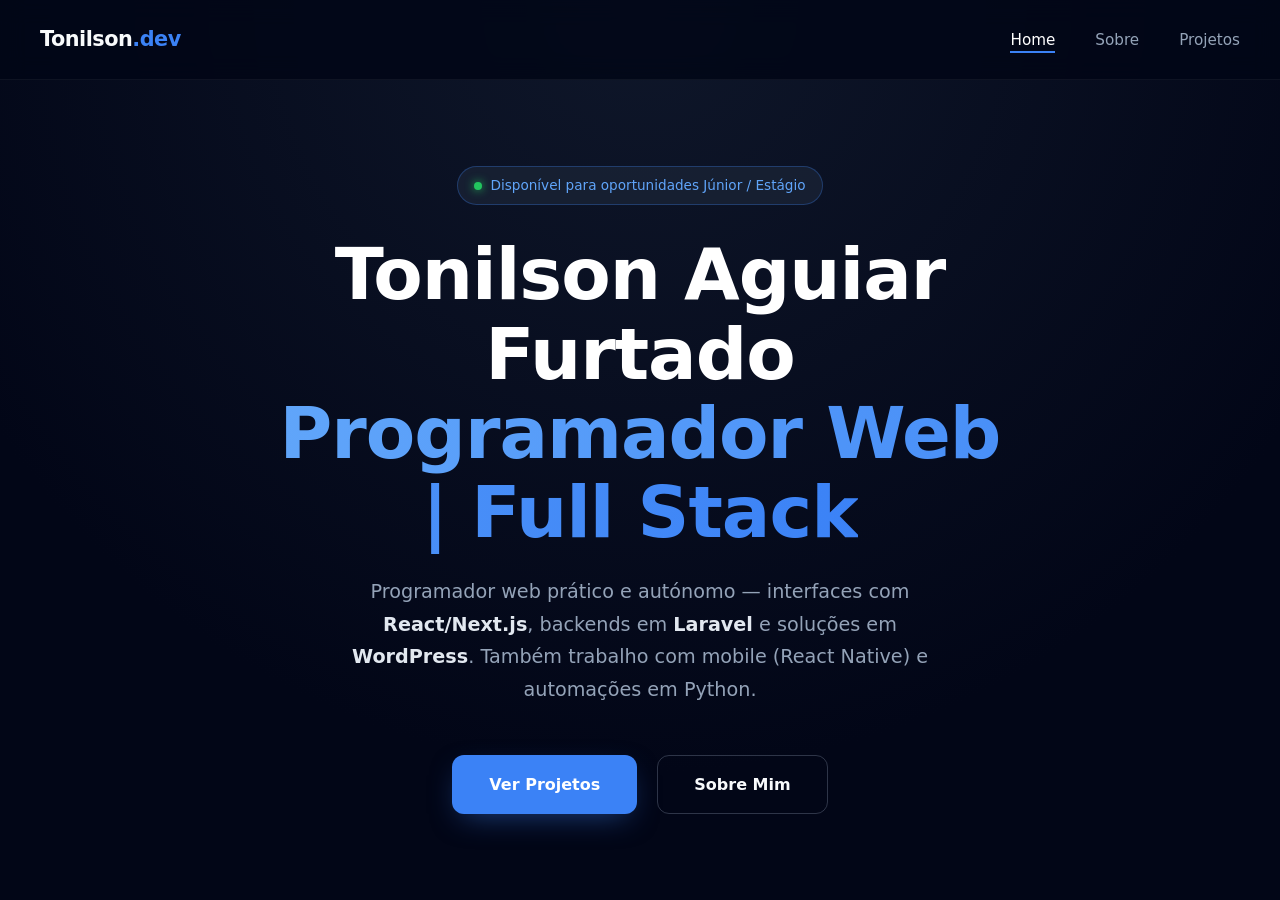
<file: index.html>
<!DOCTYPE html>
<html lang="pt-PT">
<head>
    <meta charset="UTF-8">
    <meta name="viewport" content="width=device-width, initial-scale=1.0">
    <title>Tonilson Aguiar Furtado | Programador Web | Full Stack</title>
    <meta name="description" content="Portfólio de Tonilson Aguiar Furtado — Programador Web | Full Stack (React, Next.js, Laravel, WordPress)">
    <link rel="stylesheet" href="assets/css/style.css">
</head>
<body>

    <nav class="navbar">
        <div class="nav-logo">Tonilson<span>.dev</span></div>
        <ul class="nav-links">
            <li><a href="index.html" class="nav-link active">Home</a></li>
            <li><a href="sobre.html" class="nav-link">Sobre</a></li>
            <li><a href="projetos.html" class="nav-link">Projetos</a></li>
        </ul>
    </nav>

    <main class="home-wrapper">
        <section class="hero-container">
            
            <div class="hero-text">
                
                <div class="animate-up" style="transition-delay: 100ms;">
                    <div class="status-badge">
                        <span class="status-dot"></span>
                        Disponível para oportunidades Júnior / Estágio
                    </div>
                </div>

                <h1 class="hero-title animate-up" style="transition-delay: 200ms;">
                    Tonilson Aguiar Furtado<br>
                    <span>Programador Web | Full Stack</span>
                </h1>

                <p class="hero-subtitle animate-up" style="transition-delay: 300ms;">
                    Programador web prático e autónomo — interfaces com <strong>React/Next.js</strong>,
                    backends em <strong>Laravel</strong> e soluções em <strong>WordPress</strong>.
                    Também trabalho com mobile (React Native) e automações em Python.
                </p>

                <div class="cta-group animate-up" style="transition-delay: 400ms;">
                    <a href="projetos.html" class="btn btn-primary">Ver Projetos</a>
                    <a href="sobre.html" class="btn btn-secondary">Sobre Mim</a>
                </div>

            </div>

        </section>
    </main>

    <script src="assets/js/main.js"></script>
</body>
</html>
</file>
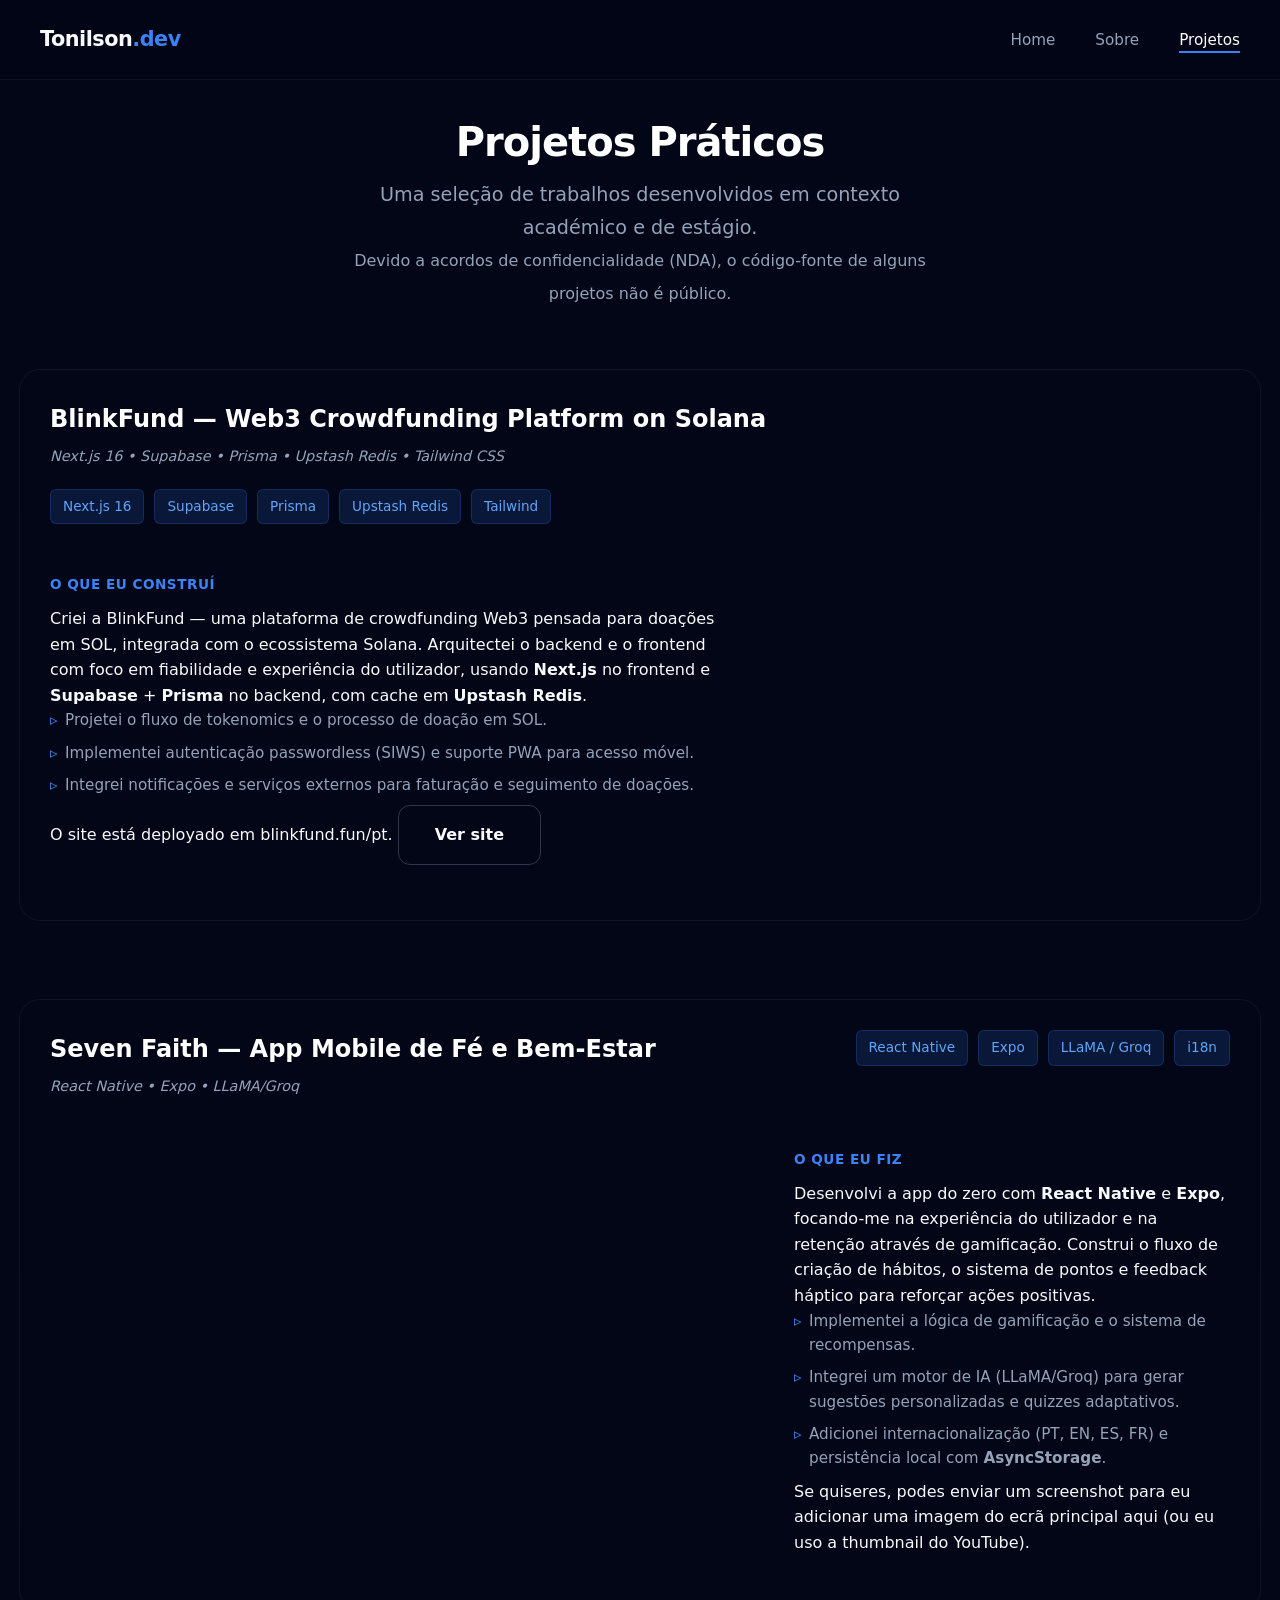
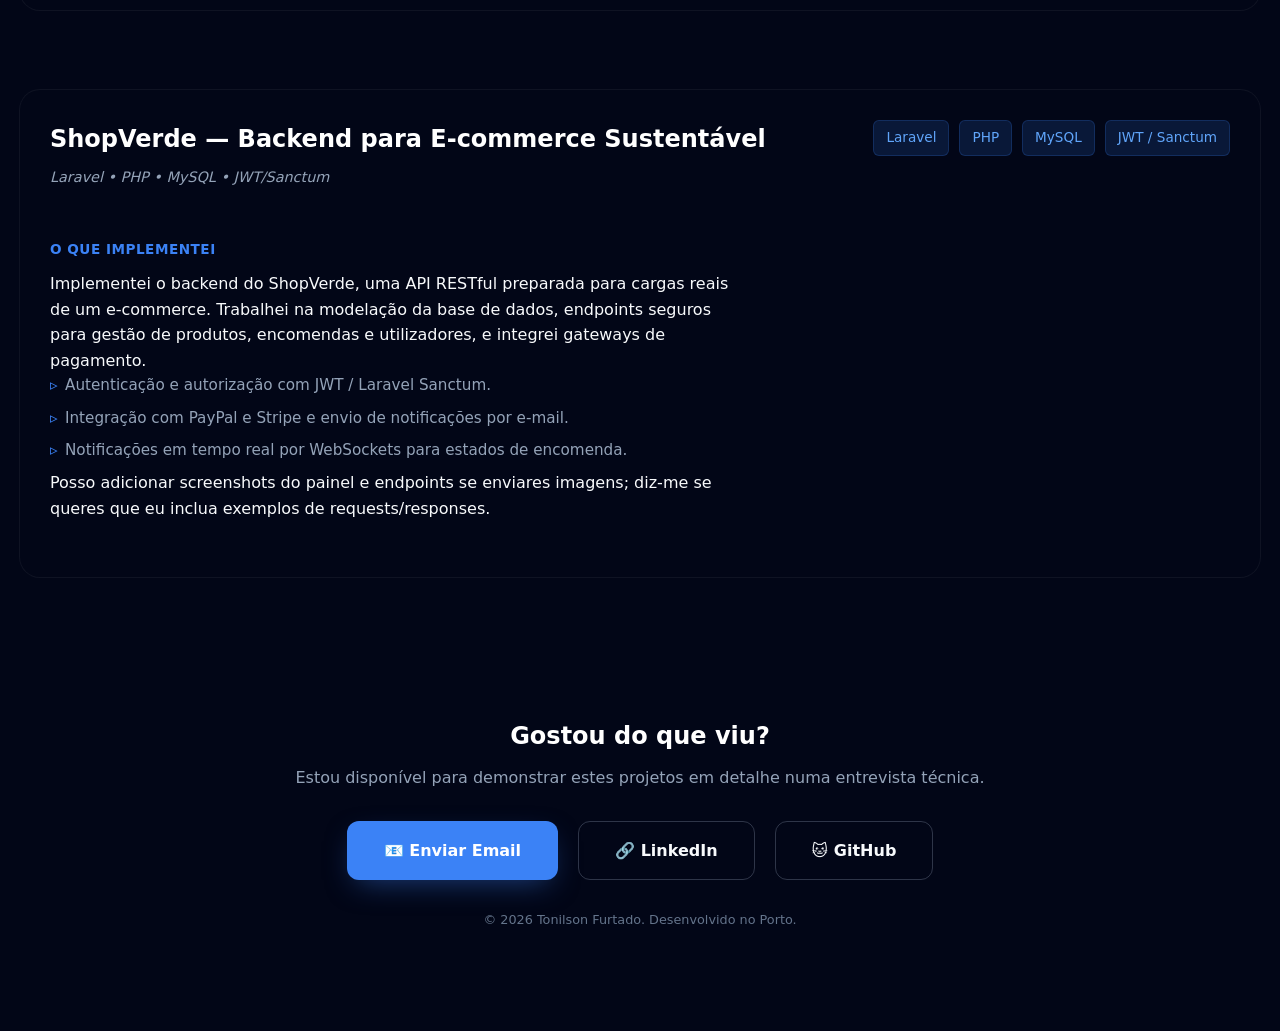
<file: projetos.html>
<!DOCTYPE html>
<html lang="pt-PT">
<head>
    <meta charset="UTF-8">
    <meta name="viewport" content="width=device-width, initial-scale=1.0">
    <title>Projetos | Tonilson Furtado</title>
    <meta name="description" content="Demonstração prática de projetos em Laravel, PHP, Python e React Native.">
    <link rel="stylesheet" href="assets/css/style.css">
</head>
<body>

    <nav class="navbar">
        <div class="nav-logo">Tonilson<span>.dev</span></div>
        <ul class="nav-links">
            <li><a href="index.html" class="nav-link">Home</a></li>
            <li><a href="sobre.html" class="nav-link">Sobre</a></li>
            <li><a href="projetos.html" class="nav-link active">Projetos</a></li>
        </ul>
    </nav>

    <main class="about-wrapper"> <div class="container">

            <section class="projects-intro animate-up" style="transition-delay: 100ms;">
                <h1 class="hero-title" style="font-size: 2.5rem; margin-bottom: 15px;">
                    Projetos Práticos
                </h1>
                <p class="hero-subtitle" style="margin-bottom: 0;">
                    Uma seleção de trabalhos desenvolvidos em contexto académico e de estágio.
                    <br>
                    <small style="color: var(--text-muted);">Devido a acordos de confidencialidade (NDA), o código-fonte de alguns projetos não é público.</small>
                </p>
            </section>

            <div class="projects-list">

                <article class="project-card animate-up" style="transition-delay: 200ms;">
                    <div class="project-header">
                        <div class="project-title">
                            <h3>BlinkFund — Web3 Crowdfunding Platform on Solana</h3>
                            <span class="project-context">Next.js 16 • Supabase • Prisma • Upstash Redis • Tailwind CSS</span>
                        </div>
                        <div class="skill-tags">
                            <span class="tag primary">Next.js 16</span>
                            <span class="tag primary">Supabase</span>
                            <span class="tag primary">Prisma</span>
                            <span class="tag primary">Upstash Redis</span>
                            <span class="tag primary">Tailwind</span>
                        </div>
                    </div>

                    <div class="project-body">
                        <div class="project-details">
                            <div class="detail-block">
                                <div class="detail-title">O que eu construí</div>
                                <p class="detail-list">Criei a BlinkFund — uma plataforma de crowdfunding Web3 pensada para doações em SOL, integrada com o ecossistema Solana. Arquitectei o backend e o frontend com foco em fiabilidade e experiência do utilizador, usando <strong>Next.js</strong> no frontend e <strong>Supabase</strong> + <strong>Prisma</strong> no backend, com cache em <strong>Upstash Redis</strong>.</p>
                                <ul class="detail-list">
                                  <li>Projetei o fluxo de tokenomics e o processo de doação em SOL.</li>
                                  <li>Implementei autenticação passwordless (SIWS) e suporte PWA para acesso móvel.</li>
                                  <li>Integrei notificações e serviços externos para faturação e seguimento de doações.</li>
                                </ul>
                                <p class="detail-list">O site está deployado em <a href="https://blinkfund.fun/pt" target="_blank" rel="noopener">blinkfund.fun/pt</a>. <a class="btn btn-secondary" href="https://blinkfund.fun/pt" target="_blank" rel="noopener">Ver site</a></p>
                            </div>
                        </div>
                    </div>
                </article>

                <article class="project-card animate-up" style="transition-delay: 300ms;">
                    <div class="project-header">
                        <div class="project-title">
                            <h3>Seven Faith — App Mobile de Fé e Bem-Estar</h3>
                            <span class="project-context">React Native • Expo • LLaMA/Groq</span>
                        </div>
                        <div class="skill-tags">
                            <span class="tag primary">React Native</span>
                            <span class="tag primary">Expo</span>
                            <span class="tag primary">LLaMA / Groq</span>
                            <span class="tag primary">i18n</span>
                        </div>
                    </div>

                    <div class="project-body">
                        <div class="project-media" style="margin-bottom:16px;">
                            <!-- YouTube embed fornecido pelo utilizador -->
                            <iframe width="560" height="315" src="https://www.youtube.com/embed/vEKyvFXOLxc" title="Seven Faith - Demo" frameborder="0" allow="accelerometer; autoplay; clipboard-write; encrypted-media; gyroscope; picture-in-picture; web-share" allowfullscreen></iframe>
                        </div>
                        <div class="project-details">
                            <div class="detail-block">
                                <div class="detail-title">O que eu fiz</div>
                                <p class="detail-list">Desenvolvi a app do zero com <strong>React Native</strong> e <strong>Expo</strong>, focando-me na experiência do utilizador e na retenção através de gamificação. Construi o fluxo de criação de hábitos, o sistema de pontos e feedback háptico para reforçar ações positivas.</p>
                                <ul class="detail-list">
                                    <li>Implementei a lógica de gamificação e o sistema de recompensas.</li>
                                    <li>Integrei um motor de IA (LLaMA/Groq) para gerar sugestões personalizadas e quizzes adaptativos.</li>
                                    <li>Adicionei internacionalização (PT, EN, ES, FR) e persistência local com <strong>AsyncStorage</strong>.</li>
                                </ul>
                                <p class="detail-list">Se quiseres, podes enviar um screenshot para eu adicionar uma imagem do ecrã principal aqui (ou eu uso a thumbnail do YouTube).</p>
                            </div>
                        </div>
                    </div>
                </article>

                <article class="project-card animate-up" style="transition-delay: 400ms;">
                    <div class="project-header">
                        <div class="project-title">
                            <h3>ShopVerde — Backend para E-commerce Sustentável</h3>
                            <span class="project-context">Laravel • PHP • MySQL • JWT/Sanctum</span>
                        </div>
                        <div class="skill-tags">
                            <span class="tag primary">Laravel</span>
                            <span class="tag primary">PHP</span>
                            <span class="tag primary">MySQL</span>
                            <span class="tag primary">JWT / Sanctum</span>
                        </div>
                    </div>

                    <div class="project-body">
                        <div class="project-details">
                            <div class="detail-block">
                                <div class="detail-title">O que implementei</div>
                                <p class="detail-list">Implementei o backend do ShopVerde, uma API RESTful preparada para cargas reais de um e-commerce. Trabalhei na modelação da base de dados, endpoints seguros para gestão de produtos, encomendas e utilizadores, e integrei gateways de pagamento.</p>
                                <ul class="detail-list">
                                    <li>Autenticação e autorização com JWT / Laravel Sanctum.</li>
                                    <li>Integração com PayPal e Stripe e envio de notificações por e-mail.</li>
                                    <li>Notificações em tempo real por WebSockets para estados de encomenda.</li>
                                </ul>
                                <p class="detail-list">Posso adicionar screenshots do painel e endpoints se enviares imagens; diz-me se queres que eu inclua exemplos de requests/responses.</p>
                            </div>
                        </div>
                    </div>
                </article>

            </div>

            <section style="margin-top: 100px; padding: 40px; background: var(--bg-card); border-radius: 20px; text-align: center; border: 1px solid var(--border-subtle);">
                <h2 style="color: #fff; margin-bottom: 10px;">Gostou do que viu?</h2>
                <p style="color: var(--text-muted); margin-bottom: 30px;">
                    Estou disponível para demonstrar estes projetos em detalhe numa entrevista técnica.
                </p>
                <div style="display: flex; gap: 20px; justify-content: center; flex-wrap: wrap;">
                    <a href="mailto:furtadotonilson5@gmail.com" class="btn btn-primary">
                        📧 Enviar Email
                    </a>
                    <a href="https://linkedin.com/in/tonilson-furtado" target="_blank" class="btn btn-secondary">
                        🔗 LinkedIn
                    </a>
                    <a href="https://github.com/tonilson" target="_blank" class="btn btn-secondary">
                        🐱 GitHub
                    </a>
                </div>
                <p style="margin-top: 30px; font-size: 0.8rem; color: #64748b;">
                    &copy; 2026 Tonilson Furtado. Desenvolvido no Porto.
                </p>
            </section>

        </div>
    </main>

    <script src="assets/js/main.js"></script>
</body>
</html>
</file>
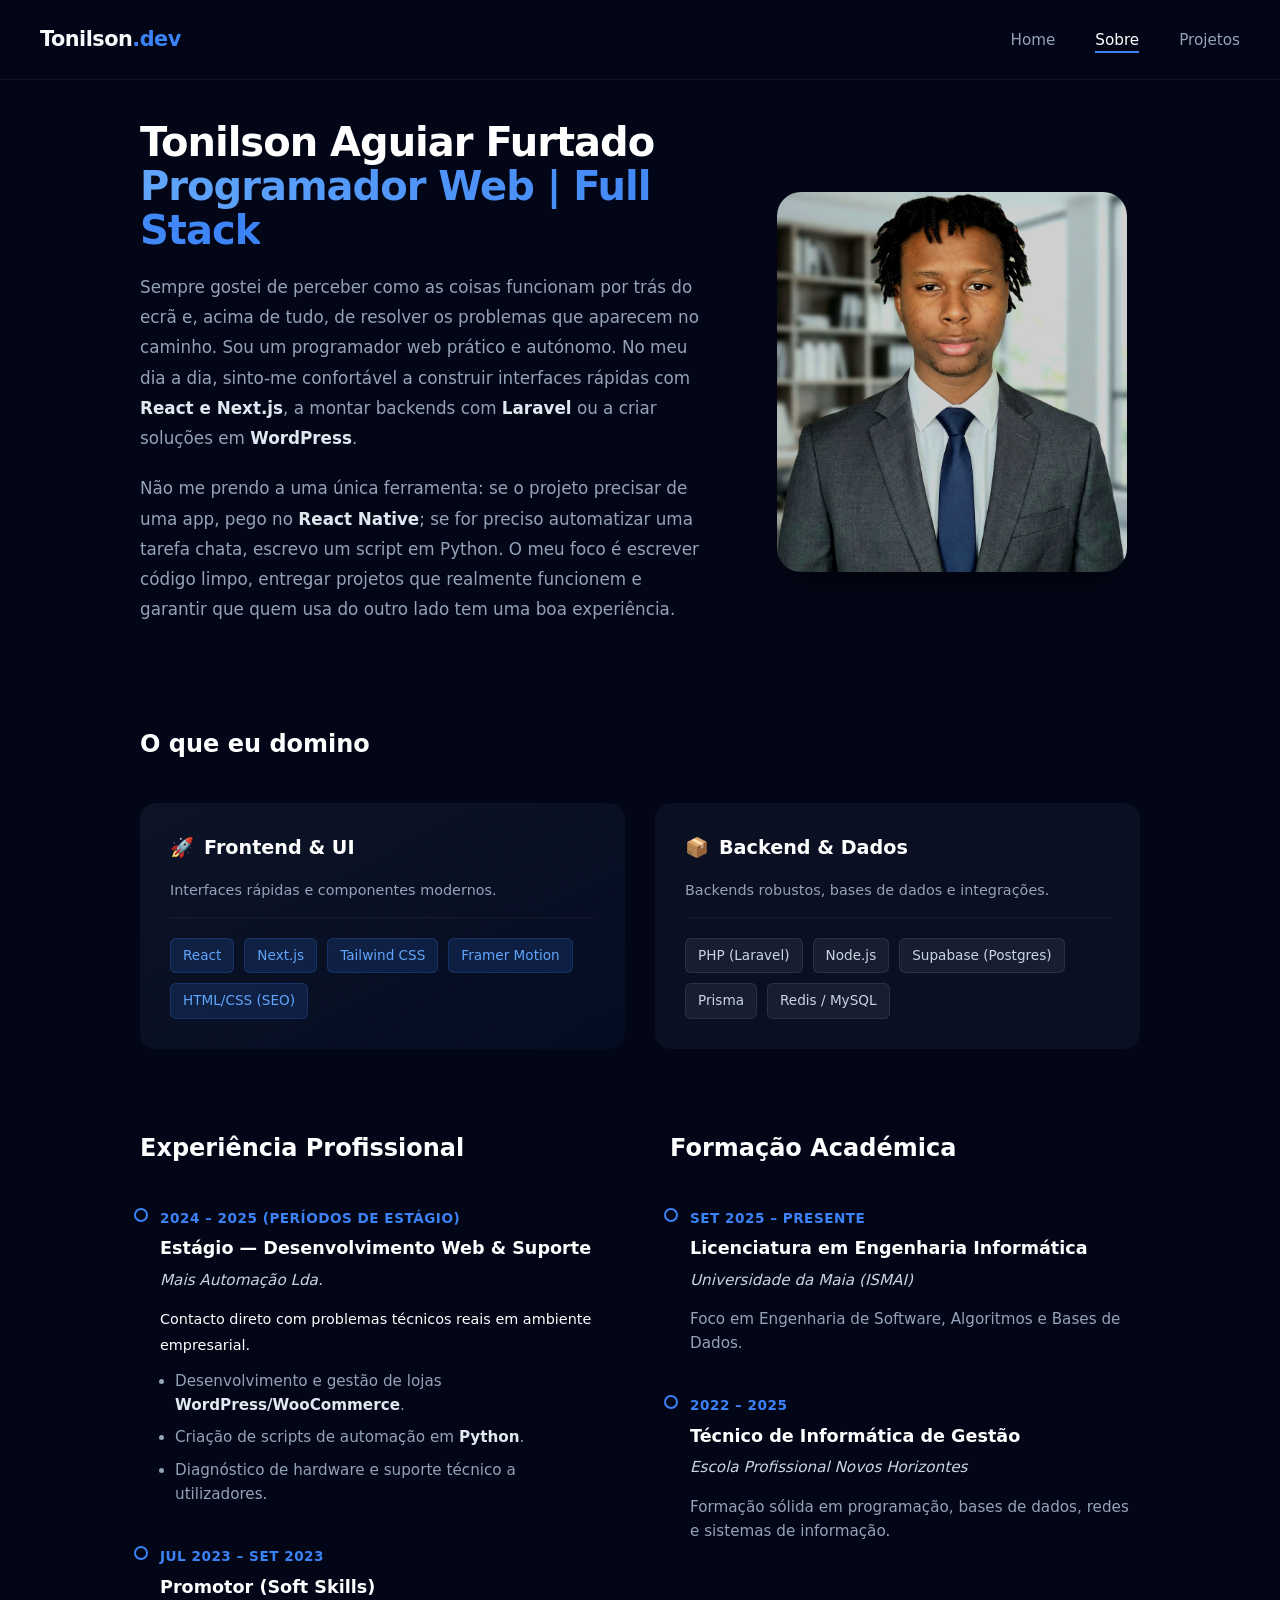
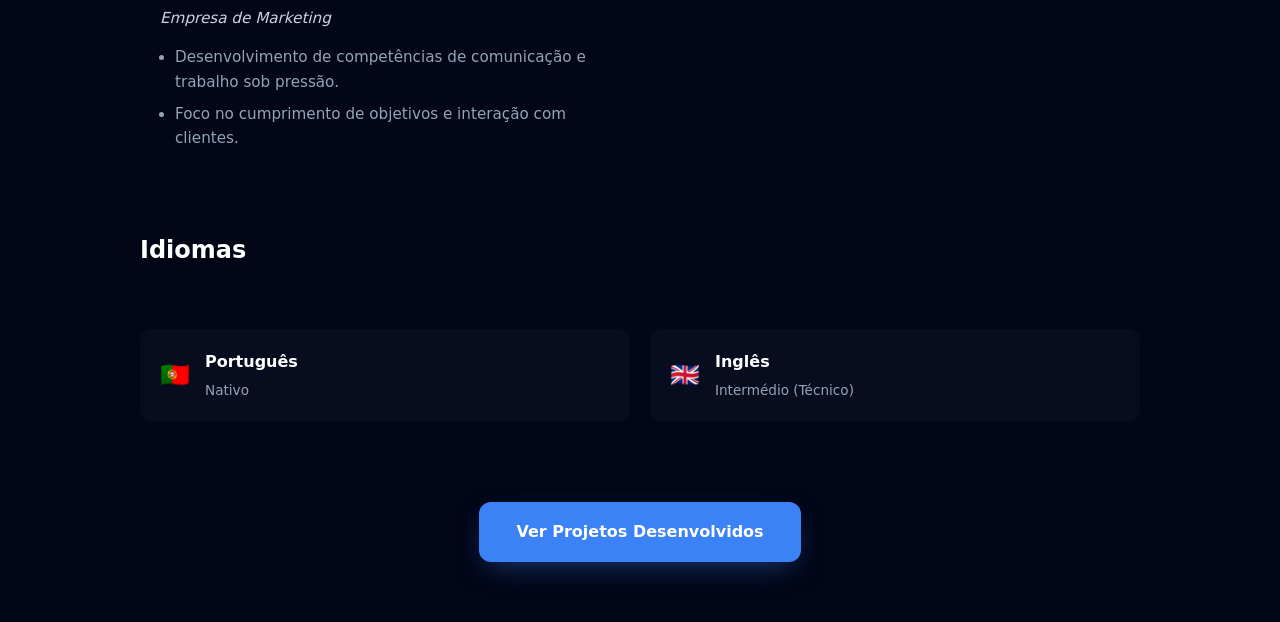
<file: sobre.html>
<!DOCTYPE html>
<html lang="pt-PT">
<head>
    <meta charset="UTF-8">
    <meta name="viewport" content="width=device-width, initial-scale=1.0">

    <title>Sobre Mim | Tonilson Aguiar Furtado</title>
    <meta name="description" content="Sobre Tonilson Aguiar Furtado — Programador Web | Full Stack. React, Next.js, Laravel, WordPress, React Native.">

    <link rel="stylesheet" href="assets/css/style.css">
</head>
<body>

    <nav class="navbar">
        <div class="nav-logo">Tonilson<span>.dev</span></div>
        <ul class="nav-links">
            <li><a href="index.html" class="nav-link">Home</a></li>
            <li><a href="sobre.html" class="nav-link active">Sobre</a></li>
            <li><a href="projetos.html" class="nav-link">Projetos</a></li>
        </ul>
    </nav>

    <main class="about-wrapper">
        <div class="about-container">

            <!-- INTRO -->
            <section class="about-intro">
                
                <div class="text-content animate-up" style="transition-delay: 100ms;">
                    <h1 class="hero-title" style="font-size: 2.5rem; margin-bottom: 20px;">
                        Tonilson Aguiar Furtado<br>
                        <span>Programador Web | Full Stack</span>
                    </h1>

                    <p>
                        Sempre gostei de perceber como as coisas funcionam por trás do ecrã e, acima de tudo, de resolver os problemas que aparecem no caminho. Sou um programador web prático e autónomo. No meu dia a dia, sinto-me confortável a construir interfaces rápidas com <strong>React e Next.js</strong>, a montar backends com <strong>Laravel</strong> ou a criar soluções em <strong>WordPress</strong>.
                    </p>

                    <p>
                        Não me prendo a uma única ferramenta: se o projeto precisar de uma app, pego no <strong>React Native</strong>; se for preciso automatizar uma tarefa chata, escrevo um script em Python. O meu foco é escrever código limpo, entregar projetos que realmente funcionem e garantir que quem usa do outro lado tem uma boa experiência.
                    </p>
                </div>

                <div class="about-image-wrapper animate-up" style="transition-delay: 200ms;">
                    <img src="assets/img/perfil.jpg" alt="Tonilson Furtado" class="about-img">
                </div>

            </section>

            <!-- STACK -->
            <section class="animate-up" style="transition-delay: 300ms;">
                <h2 class="section-subtitle">O que eu domino</h2>
                
                <div class="skills-grid">
                    
                    <div class="skill-card main">
                        <div class="skill-header">
                            <span>🚀</span> Frontend & UI
                        </div>
                        <p class="skill-desc">
                            Interfaces rápidas e componentes modernos.
                        </p>
                        <div class="skill-tags">
                            <span class="tag primary">React</span>
                            <span class="tag primary">Next.js</span>
                            <span class="tag primary">Tailwind CSS</span>
                            <span class="tag primary">Framer Motion</span>
                            <span class="tag primary">HTML/CSS (SEO)</span>
                        </div>
                    </div>

                    <div class="skill-card">
                        <div class="skill-header">
                            <span>📦</span> Backend & Dados
                        </div>
                        <p class="skill-desc">
                            Backends robustos, bases de dados e integrações.
                        </p>
                        <div class="skill-tags">
                            <span class="tag secondary">PHP (Laravel)</span>
                            <span class="tag secondary">Node.js</span>
                            <span class="tag secondary">Supabase (Postgres)</span>
                            <span class="tag secondary">Prisma</span>
                            <span class="tag secondary">Redis / MySQL</span>
                        </div>
                    </div>

                </div>
            </section>

            <!-- EXPERIÊNCIA + FORMAÇÃO -->
            <section class="timeline-section animate-up" style="transition-delay: 400ms;">
                
                <div class="timeline-col">
                    <h2 class="section-subtitle">Experiência Profissional</h2>
                    
                    <div class="timeline-item">
                        <span class="tm-date">2024 – 2025 (Períodos de Estágio)</span>
                        <div class="tm-role">Estágio — Desenvolvimento Web & Suporte</div>
                        <div class="tm-place">Mais Automação Lda.</div>
                        <div class="text-content">
                            <p style="font-size: 0.9rem; margin-bottom: 10px; color: #fff;">
                                Contacto direto com problemas técnicos reais em ambiente empresarial.
                            </p>
                            <ul class="tm-list">
                                <li>Desenvolvimento e gestão de lojas <strong>WordPress/WooCommerce</strong>.</li>
                                <li>Criação de scripts de automação em <strong>Python</strong>.</li>
                                <li>Diagnóstico de hardware e suporte técnico a utilizadores.</li>
                            </ul>
                        </div>
                    </div>

                    <div class="timeline-item">
                        <span class="tm-date">Jul 2023 – Set 2023</span>
                        <div class="tm-role">Promotor (Soft Skills)</div>
                        <div class="tm-place">Empresa de Marketing</div>
                        <div class="text-content">
                            <ul class="tm-list">
                                <li>Desenvolvimento de competências de comunicação e trabalho sob pressão.</li>
                                <li>Foco no cumprimento de objetivos e interação com clientes.</li>
                            </ul>
                        </div>
                    </div>
                </div>

                <div class="timeline-col">
                    <h2 class="section-subtitle">Formação Académica</h2>
                    
                    <div class="timeline-item">
                        <span class="tm-date">Set 2025 – Presente</span>
                        <div class="tm-role">Licenciatura em Engenharia Informática</div>
                        <div class="tm-place">Universidade da Maia (ISMAI)</div>
                        <div class="text-content" style="font-size: 0.95rem; color: var(--text-muted);">
                            Foco em Engenharia de Software, Algoritmos e Bases de Dados.
                        </div>
                    </div>

                    <div class="timeline-item">
                        <span class="tm-date">2022 – 2025</span>
                        <div class="tm-role">Técnico de Informática de Gestão</div>
                        <div class="tm-place">Escola Profissional Novos Horizontes</div>
                        <div class="text-content" style="font-size: 0.95rem; color: var(--text-muted);">
                            Formação sólida em programação, bases de dados, redes e sistemas de informação.
                        </div>
                    </div>
                </div>

            </section>

            <!-- IDIOMAS -->
            <section class="animate-up" style="transition-delay: 500ms; margin-top: 40px;">
                <h2 class="section-subtitle">Idiomas</h2>
                <div class="languages-grid">
                    
                    <div class="lang-card">
                        <div class="lang-icon">🇵🇹</div>
                        <div class="lang-info">
                            <h4>Português</h4>
                            <span>Nativo</span>
                        </div>
                    </div>

                    <div class="lang-card">
                        <div class="lang-icon">🇬🇧</div>
                        <div class="lang-info">
                            <h4>Inglês</h4>
                            <span>Intermédio (Técnico)</span>
                        </div>
                    </div>

                </div>
            </section>

            <!-- CTA -->
            <div style="text-align: center; margin-top: 80px;" class="animate-up" style="transition-delay: 600ms;">
                <a href="projetos.html" class="btn btn-primary">Ver Projetos Desenvolvidos</a>
            </div>

        </div>
    </main>

    <script src="assets/js/main.js"></script>
</body>
</html>
</file>
<file: assets/css/style.css>
:root {
    --bg-solid: #020617;
    --primary: #3b82f6;
    --primary-glow: rgba(59, 130, 246, 0.5);
    --text-main: #f8fafc;
    --text-muted: #94a3b8;
    --font-main: 'Inter', system-ui, -apple-system, sans-serif;
    --nav-height: 80px;
}

* {
    margin: 0;
    padding: 0;
    box-sizing: border-box;
}

body {
    background-color: var(--bg-solid);
    color: var(--text-main);
    font-family: var(--font-main);
    line-height: 1.6;
    overflow-x: hidden;
}

a { text-decoration: none; color: inherit; }
ul { list-style: none; }


.navbar {
    position: fixed; 
    top: 0;
    left: 0;
    width: 100%;
    height: var(--nav-height);
    display: flex;
    justify-content: space-between;
    align-items: center;
    padding: 0 40px;
    z-index: 1000;
    
 
    background: rgba(2, 6, 23, 0.85); 
    backdrop-filter: blur(12px);      
    -webkit-backdrop-filter: blur(12px);
    border-bottom: 1px solid rgba(255, 255, 255, 0.05); 
}

.nav-logo {
    font-size: 1.3rem;
    font-weight: 800;
    color: var(--text-main);
    letter-spacing: -0.5px;
}

.nav-logo span { color: var(--primary); }

.nav-links {
    display: flex;
    gap: 40px;
}

.nav-link {
    color: var(--text-muted);
    font-weight: 500;
    font-size: 0.95rem;
    position: relative;
    transition: color 0.3s ease;
}


.nav-link::after {
    content: '';
    position: absolute;
    width: 0;
    height: 2px;
    bottom: -4px;
    left: 0;
    background-color: var(--primary);
    transition: width 0.3s ease;
}

.nav-link:hover {
    color: #fff;
}

.nav-link:hover::after,
.nav-link.active::after {
    width: 100%; 
}

.nav-link.active {
    color: #fff;
}


.home-wrapper {
    min-height: 100vh;
    display: flex;
    align-items: center;     
    justify-content: center; 
    padding-top: var(--nav-height); 
    background: radial-gradient(circle at top, #0f172a 0%, var(--bg-solid) 70%);
}

.hero-container {
    max-width: 800px; 
    width: 100%;
    padding: 0 20px;
    text-align: center;
}

.hero-text {
    display: flex;
    flex-direction: column;
    align-items: center;
}


.status-badge {
    display: inline-flex;
    align-items: center;
    gap: 8px;
    background: rgba(30, 41, 59, 0.6);
    border: 1px solid rgba(59, 130, 246, 0.3);
    color: #60a5fa;
    padding: 8px 16px;
    border-radius: 50px;
    font-size: 0.85rem;
    font-weight: 500;
    margin-bottom: 30px;
}

.status-dot {
    width: 8px;
    height: 8px;
    background-color: #22c55e;
    border-radius: 50%;
    box-shadow: 0 0 10px #22c55e;
    animation: pulse 2s infinite;
}


.hero-title {
    font-size: clamp(2.5rem, 6vw, 4.5rem); 
    line-height: 1.1;
    font-weight: 800;
    margin-bottom: 24px;
    color: #fff;
    letter-spacing: -1px;
}

.hero-title span {
    background: linear-gradient(to right, #60a5fa, #3b82f6, #60a5fa);
    background-size: 200% auto;
    -webkit-background-clip: text;
    -webkit-text-fill-color: transparent;
    animation: shine 5s linear infinite;
}

.hero-subtitle {
    font-size: 1.2rem;
    color: var(--text-muted);
    line-height: 1.7;
    margin-bottom: 48px;
    max-width: 600px; 
    margin-left: auto;
    margin-right: auto;
}

.hero-subtitle strong {
    color: #e2e8f0;
    font-weight: 600;
}


.cta-group {
    display: flex;
    gap: 20px;
    justify-content: center;
    flex-wrap: wrap;
}

.btn {
    display: inline-flex;
    align-items: center;
    justify-content: center;
    padding: 16px 36px;
    border-radius: 12px;
    font-weight: 600;
    text-decoration: none;
    transition: all 0.3s ease;
}

.btn-primary {
    background: var(--primary);
    color: white;
    box-shadow: 0 10px 30px -10px var(--primary-glow);
    border: 1px solid transparent;
}

.btn-primary:hover {
    transform: translateY(-3px);
    background: #2563eb;
    box-shadow: 0 20px 40px -10px var(--primary-glow);
}

.btn-secondary {
    background: transparent;
    border: 1px solid rgba(148, 163, 184, 0.3);
    color: var(--text-main);
}

.btn-secondary:hover {
    border-color: #fff;
    background: rgba(255, 255, 255, 0.05);
}


.animate-up {
    opacity: 0;
    transform: translateY(30px);
    transition: opacity 0.8s ease-out, transform 0.8s ease-out;
}

.animate-up.visible {
    opacity: 1;
    transform: translateY(0);
}


.about-wrapper {
    padding: 120px 20px 60px 20px;
    min-height: 100vh;
    background: var(--bg-solid);
}

.about-container {
    max-width: 1000px; 
    margin: 0 auto;
}


.about-intro {
    display: grid;
    grid-template-columns: 1.5fr 1fr; 
    gap: 60px;
    align-items: center;
    margin-bottom: 80px;
}

.text-content p {
    margin-bottom: 20px;
    color: var(--text-muted);
    font-size: 1.05rem;
    line-height: 1.8;
}

.text-content strong {
    color: #e2e8f0;
    font-weight: 600;
}


.about-image-wrapper {
    position: relative;
    display: flex;
    justify-content: center;
}

.about-img {
    width: 100%;
    max-width: 350px;
    height: 380px;
    object-fit: cover;
    object-position: top; 
    border-radius: 24px;
    border: 1px solid var(--border-subtle);
    box-shadow: 0 20px 40px -10px rgba(0,0,0,0.6);
    filter: grayscale(10%);
    transition: filter 0.3s, transform 0.3s;
}

.about-img:hover {
    filter: grayscale(0%);
    transform: translateY(-5px);
}


.skills-grid {
    display: grid;
    grid-template-columns: 1fr 1fr;
    gap: 30px;
    margin-bottom: 80px;
}

.skill-card {
    background: rgba(15, 23, 42, 0.6);
    border: 1px solid var(--border-subtle);
    padding: 30px;
    border-radius: 16px;
    transition: transform 0.3s ease;
}

.skill-card:hover {
    transform: translateY(-5px);
    border-color: rgba(59, 130, 246, 0.3);
}

.skill-card.main {
    background: linear-gradient(to bottom right, rgba(15, 23, 42, 0.8), rgba(59, 130, 246, 0.05));
    border-color: rgba(59, 130, 246, 0.2);
}

.skill-header {
    font-size: 1.2rem;
    font-weight: 700;
    color: #fff;
    margin-bottom: 15px;
    display: flex;
    align-items: center;
    gap: 10px;
}

.skill-desc {
    font-size: 0.9rem;
    color: var(--text-muted);
    margin-bottom: 20px;
    border-bottom: 1px solid rgba(255,255,255,0.05);
    padding-bottom: 15px;
}

.skill-tags {
    display: flex;
    flex-wrap: wrap;
    gap: 10px;
}

.tag {
    font-size: 0.85rem;
    padding: 6px 12px;
    border-radius: 6px;
    font-weight: 500;
}

.tag.primary {
    background: rgba(59, 130, 246, 0.15);
    color: #60a5fa;
    border: 1px solid rgba(59, 130, 246, 0.2);
}

.tag.secondary {
    background: rgba(148, 163, 184, 0.1);
    color: #cbd5e1;
    border: 1px solid rgba(148, 163, 184, 0.15);
}


.timeline-section {
    display: grid;
    grid-template-columns: 1fr 1fr;
    gap: 60px;
}

.section-subtitle {
    font-size: 1.5rem;
    color: #fff;
    margin-bottom: 30px;
    border-bottom: 2px solid var(--border-subtle);
    padding-bottom: 10px;
    display: inline-block;
}

.timeline-item {
    position: relative;
    padding-left: 20px;
    border-left: 2px solid var(--border-subtle);
    margin-bottom: 40px;
}

.timeline-item::before {
    content: '';
    position: absolute;
    left: -6px;
    top: 0;
    width: 10px;
    height: 10px;
    border-radius: 50%;
    background: var(--bg-solid);
    border: 2px solid var(--primary);
}

.tm-date {
    display: block;
    font-size: 0.85rem;
    color: var(--primary);
    font-weight: 600;
    margin-bottom: 5px;
    text-transform: uppercase;
    letter-spacing: 0.5px;
}

.tm-role {
    font-size: 1.1rem;
    font-weight: 700;
    color: #fff;
    margin-bottom: 5px;
}

.tm-place {
    font-size: 0.95rem;
    color: #cbd5e1;
    margin-bottom: 15px;
    font-style: italic;
}

.tm-list {
    padding-left: 15px;
}

.tm-list li {
    font-size: 0.95rem;
    color: var(--text-muted);
    margin-bottom: 8px;
    list-style-type: disc;
}


@media (max-width: 900px) {
    .about-intro {
        grid-template-columns: 1fr;
        text-align: center;
    }
    .about-image-wrapper {
        order: -1; 
        margin-bottom: 30px;
    }
    .about-img { max-width: 280px; height: 300px; }
    .skills-grid, .timeline-section { grid-template-columns: 1fr; gap: 40px; }
}


.languages-grid {
    display: grid;
    grid-template-columns: repeat(auto-fit, minmax(200px, 1fr));
    gap: 20px;
    margin-top: 20px;
}

.lang-card {
    background: rgba(15, 23, 42, 0.4);
    border: 1px solid var(--border-subtle);
    padding: 20px;
    border-radius: 12px;
    display: flex;
    align-items: center;
    gap: 15px;
}

.lang-icon {
    font-size: 1.5rem;
}

.lang-info h4 {
    font-size: 1rem;
    color: #fff;
    margin-bottom: 2px;
}

.lang-info span {
    font-size: 0.85rem;
    color: var(--text-muted);
}

.projects-intro {
    text-align: center;
    max-width: 700px;
    margin: 0 auto 60px auto;
}


.projects-list {
    display: flex;
    flex-direction: column;
    gap: 80px; 
}


.project-card {
    background: var(--bg-card);
    border: 1px solid var(--border-subtle);
    border-radius: 20px;
    overflow: hidden;
    position: relative;
    box-shadow: 0 0 0 1px rgba(255,255,255,0.05);
}


.project-header {
    padding: 30px 30px 20px 30px;
    border-bottom: 1px solid var(--border-subtle);
    display: flex;
    justify-content: space-between;
    align-items: flex-start;
    flex-wrap: wrap;
    gap: 20px;
}

.project-title h3 {
    font-size: 1.5rem;
    color: #fff;
    margin-bottom: 5px;
}

.project-context {
    font-size: 0.9rem;
    color: var(--text-muted);
    font-style: italic;
}


.project-body {
    display: grid;
    grid-template-columns: 1.2fr 0.8fr; 
}


.video-wrapper {
    position: relative;
    padding-bottom: 56.25%; 
    height: 0;
    background: #000;
    border-right: 1px solid var(--border-subtle);
}

.video-wrapper iframe {
    position: absolute;
    top: 0;
    left: 0;
    width: 100%;
    height: 100%;
}


.project-details {
    padding: 30px;
    display: flex;
    flex-direction: column;
    justify-content: center;
}

.detail-block {
    margin-bottom: 25px;
}

.detail-title {
    font-size: 0.85rem;
    text-transform: uppercase;
    color: var(--primary);
    font-weight: 700;
    margin-bottom: 10px;
    letter-spacing: 0.5px;
}

.detail-list {
    list-style: none;
    padding: 0;
}

.detail-list li {
    font-size: 0.95rem;
    color: var(--text-muted);
    margin-bottom: 8px;
    padding-left: 15px;
    position: relative;
}

.detail-list li::before {
    content: '▹';
    color: var(--primary);
    position: absolute;
    left: 0;
}


.nda-badge {
    margin-top: auto; 
    background: rgba(245, 158, 11, 0.1); 
    border: 1px solid rgba(245, 158, 11, 0.3);
    color: #fbbf24;
    padding: 12px;
    border-radius: 8px;
    font-size: 0.85rem;
    display: flex;
    align-items: center;
    gap: 10px;
}


@media (max-width: 900px) {
    .project-body {
        grid-template-columns: 1fr; 
    }
    .video-wrapper {
        border-right: none;
        border-bottom: 1px solid var(--border-subtle);
    }
    .project-header {
        flex-direction: column;
        gap: 10px;
    }
}

@keyframes pulse {
    0% { box-shadow: 0 0 0 0 rgba(34, 197, 94, 0.4); }
    70% { box-shadow: 0 0 0 10px rgba(34, 197, 94, 0); }
    100% { box-shadow: 0 0 0 0 rgba(34, 197, 94, 0); }
}

@keyframes shine {
    to { background-position: 200% center; }
}


@media (max-width: 768px) {
    .navbar { padding: 0 20px; }
    .nav-links { gap: 20px; font-size: 0.85rem; }
    .hero-title { font-size: 2.5rem; }
}
</file>
